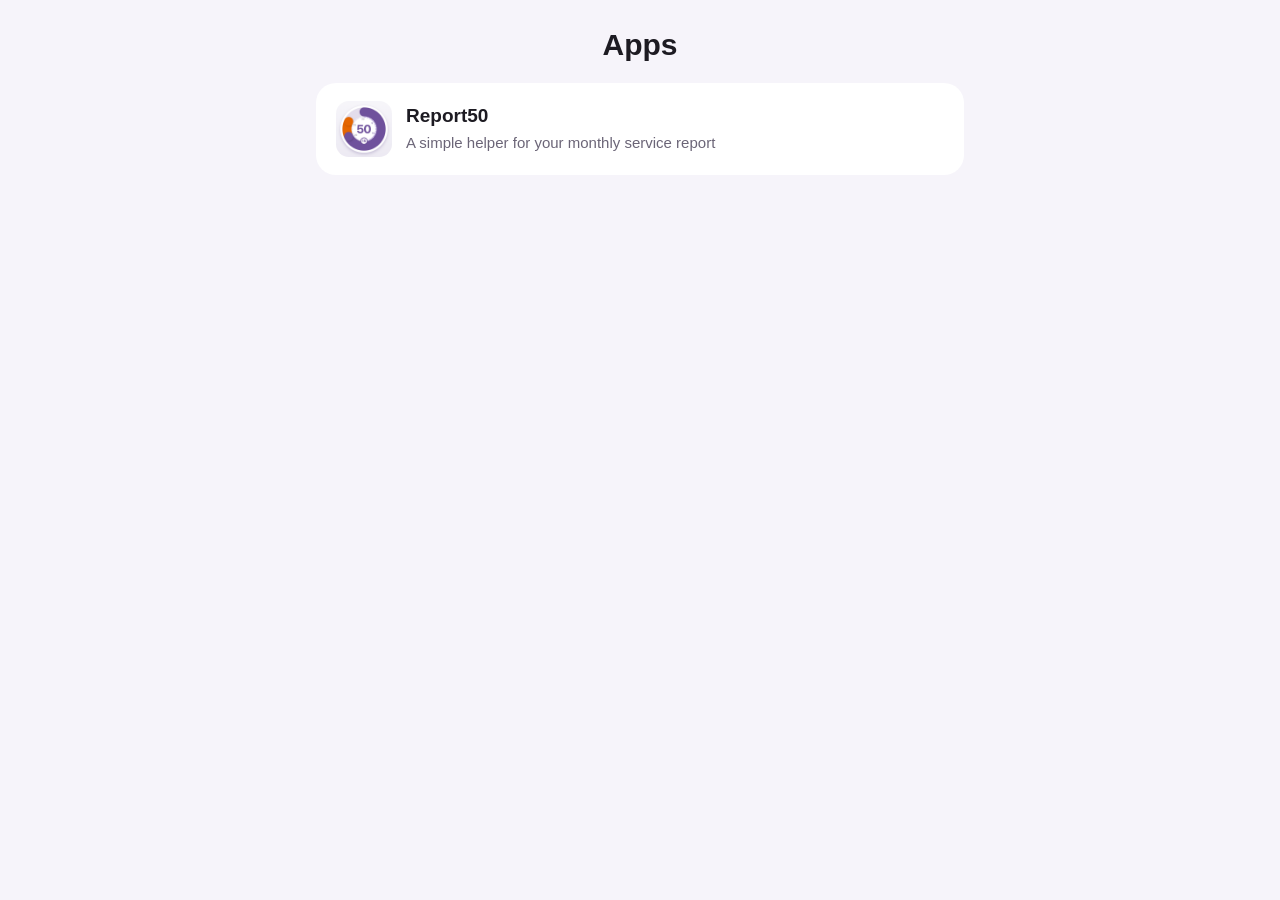
<file: index.html>
<!doctype html>
<html lang="en" class="no-js">
<head>
<meta charset="utf-8">
<meta name="viewport" content="width=device-width, initial-scale=1">
<title>Apps</title>
<meta name="title-ru" content="Приложения">
<meta name="title-en" content="Apps">
<meta name="title-pt" content="Apps">
<meta name="title-ro" content="Aplicații">
<link rel="stylesheet" href="assets/site.css">
<script src="assets/lang.js"></script>
</head>
<body>
<main>
<header>
  <h1><span data-l="ru">Приложения</span><span data-l="en">Apps</span><span data-l="pt">Apps</span><span data-l="ro">Aplicații</span></h1>
</header>
<section class="apps">
  <a href="otchet50/" data-keep-lang>
    <img src="otchet50/icon.png" alt="" width="56" height="56">
    <span>
      <b><span data-l="ru">Отчёт50</span><span data-l="en">Report50</span><span data-l="pt">Relatório50</span><span data-l="ro">Raport50</span></b>
      <span class="muted"><span data-l="ru">Помощник для ежемесячного отчёта о служении</span><span data-l="en">A simple helper for your monthly service report</span><span data-l="pt">Um assistente simples para o seu relatório mensal de serviço</span><span data-l="ro">Un ajutor simplu pentru raportul lunar de serviciu</span></span>
    </span>
  </a>
</section>
</main>
</body>
</html>
</file>
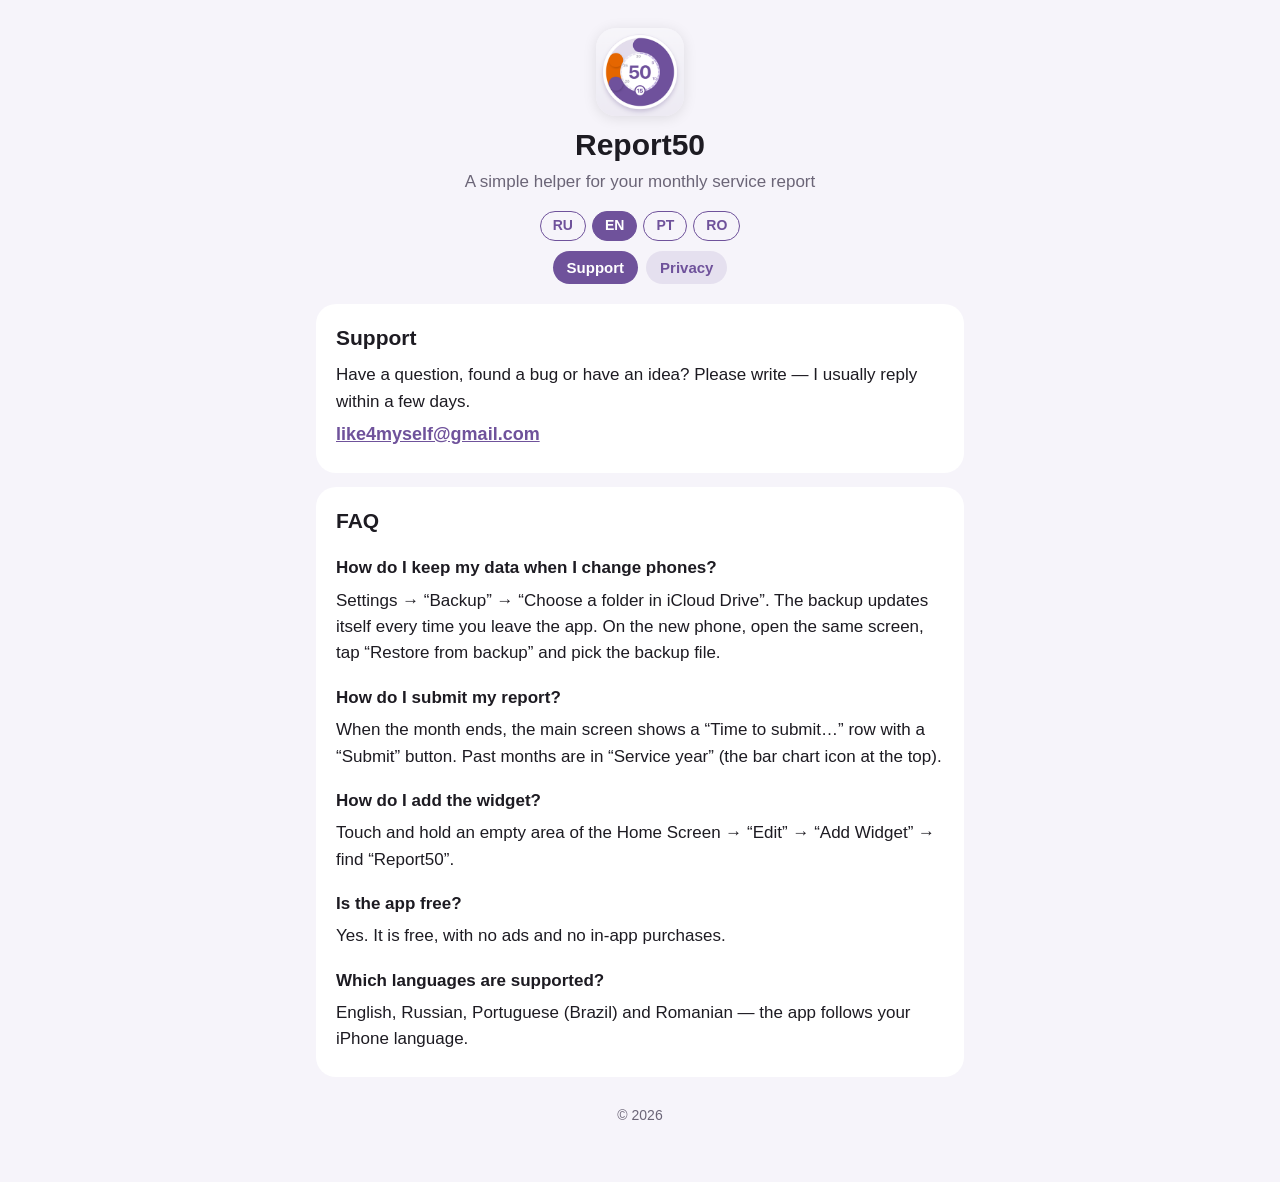
<file: otchet50/index.html>
<!doctype html>
<html lang="ru" class="no-js">
<head>
<meta charset="utf-8">
<meta name="viewport" content="width=device-width, initial-scale=1">
<title>Отчёт50 — поддержка</title>
<meta name="title-ru" content="Отчёт50 — поддержка">
<meta name="title-en" content="Report50 — Support">
<meta name="title-pt" content="Relatório50 — Suporte">
<meta name="title-ro" content="Raport50 — Asistență">
<meta name="description" content="Отчёт50 / Report50 — support and FAQ.">
<link rel="icon" href="icon.png">
<link rel="apple-touch-icon" href="icon.png">
<link rel="stylesheet" href="../assets/site.css">
<script src="../assets/lang.js"></script>
</head>
<body>
<main>
<header>
  <img class="icon" src="icon.png" alt="" width="88" height="88">
  <h1><span data-l="ru">Отчёт50</span><span data-l="en">Report50</span><span data-l="pt">Relatório50</span><span data-l="ro">Raport50</span></h1>
  <p class="lead">
    <span data-l="ru">Помощник для ежемесячного отчёта о служении</span>
    <span data-l="en">A simple helper for your monthly service report</span>
    <span data-l="pt">Um assistente simples para o seu relatório mensal de serviço</span>
    <span data-l="ro">Un ajutor simplu pentru raportul lunar de serviciu</span>
  </p>
  <div class="langs" role="group" aria-label="Language">
    <button type="button" data-set="ru">RU</button>
    <button type="button" data-set="en">EN</button>
    <button type="button" data-set="pt">PT</button>
    <button type="button" data-set="ro">RO</button>
  </div>
  <nav class="tabs">
    <a href="./" aria-current="page" data-keep-lang><span data-l="ru">Поддержка</span><span data-l="en">Support</span><span data-l="pt">Suporte</span><span data-l="ro">Asistență</span></a>
    <a href="privacy.html" data-keep-lang><span data-l="ru">Конфиденциальность</span><span data-l="en">Privacy</span><span data-l="pt">Privacidade</span><span data-l="ro">Confidențialitate</span></a>
  </nav>
</header>

<!-- Русский -->
<div data-l="ru">
<section>
  <h2>Поддержка</h2>
  <p>Есть вопрос, нашли ошибку или хотите предложить идею? Напишите — постараюсь ответить в течение нескольких дней.</p>
  <p class="mail"><a href="mailto:like4myself@gmail.com">like4myself@gmail.com</a></p>
</section>
<section>
  <h2>Частые вопросы</h2>
  <h3>Как не потерять данные при смене телефона?</h3>
  <p>Настройки → «Резервная копия» → «Выбрать папку в iCloud Drive». Копия будет обновляться сама каждый раз, когда вы выходите из приложения. На новом телефоне откройте там же «Восстановить из копии» и выберите файл копии.</p>
  <h3>Как сдать отчёт?</h3>
  <p>Когда месяц закончится, на главном экране появится строка «Пора сдать…» с кнопкой «Сдать». Прошлые месяцы — в «Служебном годе» (значок со столбиками вверху экрана).</p>
  <h3>Как добавить виджет?</h3>
  <p>Нажмите и подержите пустое место на экране «Домой» → «Изменить» → «Добавить виджет» → найдите «Отчёт50».</p>
  <h3>Приложение платное?</h3>
  <p>Нет. Приложение бесплатное, без рекламы и без покупок внутри.</p>
  <h3>На каких языках работает приложение?</h3>
  <p>Русский, English, Português (Brasil) и Română — язык выбирается сам по настройкам iPhone.</p>
</section>
</div>

<!-- English -->
<div data-l="en">
<section>
  <h2>Support</h2>
  <p>Have a question, found a bug or have an idea? Please write — I usually reply within a few days.</p>
  <p class="mail"><a href="mailto:like4myself@gmail.com">like4myself@gmail.com</a></p>
</section>
<section>
  <h2>FAQ</h2>
  <h3>How do I keep my data when I change phones?</h3>
  <p>Settings → “Backup” → “Choose a folder in iCloud Drive”. The backup updates itself every time you leave the app. On the new phone, open the same screen, tap “Restore from backup” and pick the backup file.</p>
  <h3>How do I submit my report?</h3>
  <p>When the month ends, the main screen shows a “Time to submit…” row with a “Submit” button. Past months are in “Service year” (the bar chart icon at the top).</p>
  <h3>How do I add the widget?</h3>
  <p>Touch and hold an empty area of the Home Screen → “Edit” → “Add Widget” → find “Report50”.</p>
  <h3>Is the app free?</h3>
  <p>Yes. It is free, with no ads and no in-app purchases.</p>
  <h3>Which languages are supported?</h3>
  <p>English, Russian, Portuguese (Brazil) and Romanian — the app follows your iPhone language.</p>
</section>
</div>

<!-- Português (Brasil) -->
<div data-l="pt">
<section>
  <h2>Suporte</h2>
  <p>Tem uma dúvida, encontrou um erro ou tem uma ideia? Escreva para mim — normalmente respondo em poucos dias.</p>
  <p class="mail"><a href="mailto:like4myself@gmail.com">like4myself@gmail.com</a></p>
</section>
<section>
  <h2>Perguntas frequentes</h2>
  <h3>Como não perder os dados ao trocar de celular?</h3>
  <p>Ajustes → “Backup” → “Escolher pasta no iCloud Drive”. O backup é atualizado sozinho sempre que você sai do app. No celular novo, abra a mesma tela, toque em “Restaurar do backup” e escolha o arquivo.</p>
  <h3>Como envio o relatório?</h3>
  <p>Quando o mês termina, a tela principal mostra a linha “Hora de enviar…” com o botão “Enviar”. Os meses anteriores ficam em “Ano de serviço” (o ícone de barras no alto da tela).</p>
  <h3>Como adiciono o widget?</h3>
  <p>Toque e segure uma área vazia da Tela de Início → “Editar” → “Adicionar Widget” → procure “Relatório50”.</p>
  <h3>O app é pago?</h3>
  <p>Não. É gratuito, sem anúncios e sem compras dentro do app.</p>
  <h3>Quais idiomas o app tem?</h3>
  <p>Português (Brasil), English, русский e română — o app segue o idioma do seu iPhone.</p>
</section>
</div>

<!-- Română -->
<div data-l="ro">
<section>
  <h2>Asistență</h2>
  <p>Ai o întrebare, ai găsit o eroare sau ai o idee? Scrie-mi — de obicei răspund în câteva zile.</p>
  <p class="mail"><a href="mailto:like4myself@gmail.com">like4myself@gmail.com</a></p>
</section>
<section>
  <h2>Întrebări frecvente</h2>
  <h3>Cum îmi păstrez datele când schimb telefonul?</h3>
  <p>Configurări → „Copie de rezervă” → „Alege un dosar în iCloud Drive”. Copia se actualizează singură de fiecare dată când ieși din aplicație. Pe telefonul nou deschide același ecran, apasă „Restaurează din copie” și alege fișierul copiei.</p>
  <h3>Cum trimit raportul?</h3>
  <p>Când se termină luna, pe ecranul principal apare rândul „E timpul să trimiți…” cu butonul „Trimite”. Lunile trecute sunt în „Anul de serviciu” (pictograma cu bare din partea de sus).</p>
  <h3>Cum adaug widgetul?</h3>
  <p>Ține apăsat pe un loc gol de pe ecranul principal → „Editează” → „Adaugă widget” → caută „Raport50”.</p>
  <h3>Aplicația costă bani?</h3>
  <p>Nu. Este gratuită, fără reclame și fără achiziții în aplicație.</p>
  <h3>Ce limbi are aplicația?</h3>
  <p>Română, English, русский și português (Brasil) — aplicația folosește limba iPhone-ului.</p>
</section>
</div>

<footer>© 2026</footer>
</main>
</body>
</html>
</file>
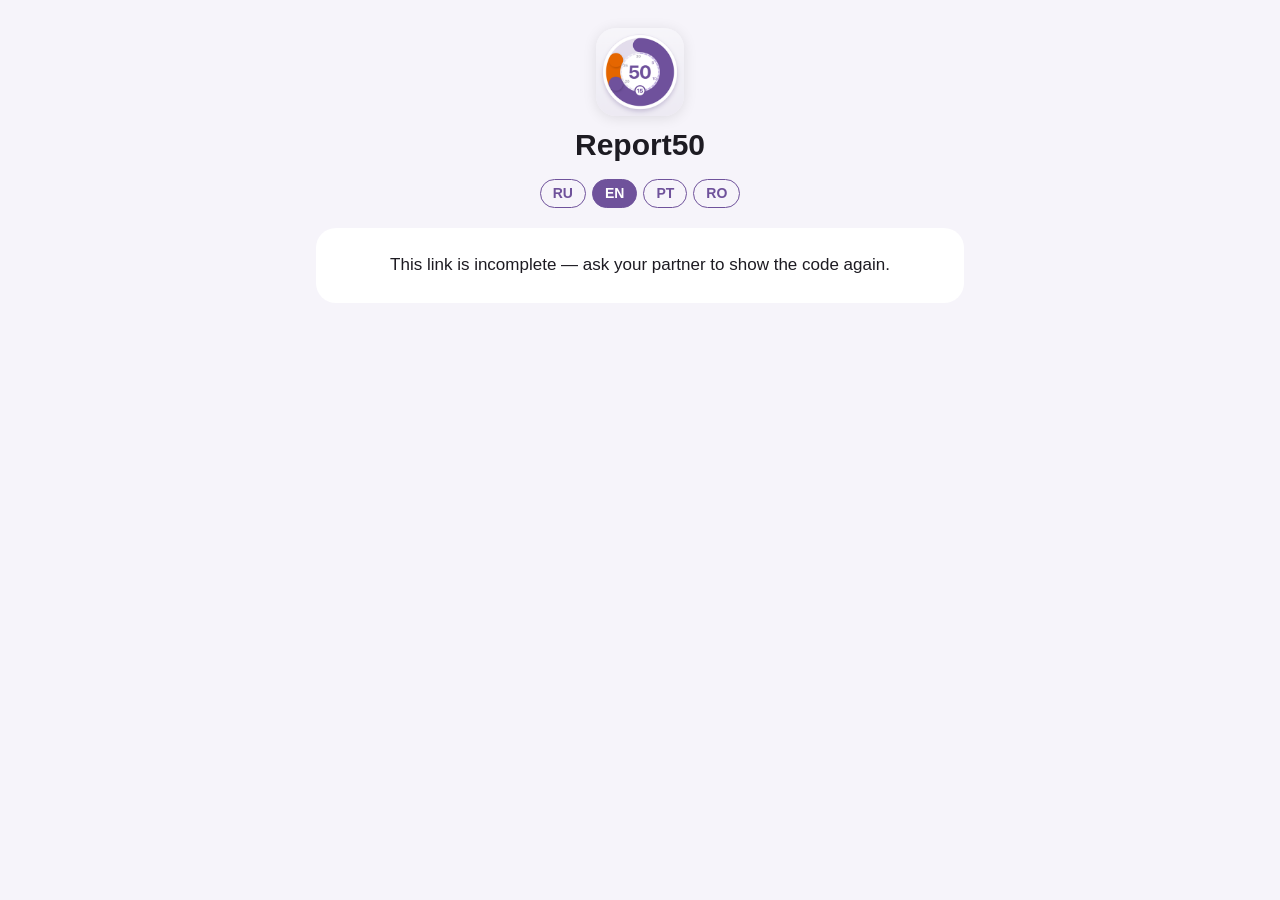
<file: otchet50/add/index.html>
<!doctype html>
<html lang="ru" class="no-js">
<head>
<meta charset="utf-8">
<meta name="viewport" content="width=device-width, initial-scale=1">
<meta name="robots" content="noindex">
<title>Отчёт50 — встреча</title>
<meta name="title-ru" content="Отчёт50 — встреча">
<meta name="title-en" content="Report50 — Meeting">
<meta name="title-pt" content="Relatório50 — Saída">
<meta name="title-ro" content="Raport50 — Întâlnire">
<link rel="icon" href="../icon.png">
<link rel="apple-touch-icon" href="../icon.png">
<link rel="stylesheet" href="../../assets/site.css">
<script src="../../assets/lang.js"></script>
<style>
  .meet { text-align: center; padding: 24px 20px; }
  .meet .from { color: var(--muted); margin: 0 0 6px; }
  .meet .title { font-size: 24px; font-weight: 700; margin: 0; line-height: 1.25; }
  .meet .when { font-size: 19px; margin: 8px 0 0; }
  .meet .where { color: var(--muted); margin: 4px 0 0; }
  .btn { display: block; width: 100%; font: inherit; font-weight: 600; text-align: center; text-decoration: none;
         border-radius: 14px; padding: 14px 16px; margin: 10px 0 0; cursor: pointer; border: 0; }
  .btn.main { background: var(--accent); color: var(--card); }
  .btn.alt { background: var(--accent-soft); color: var(--accent); }
  .bad { text-align: center; }
  [hidden] { display: none !important; }
</style>
</head>
<body>
<main>
<header>
  <img class="icon" src="../icon.png" alt="" width="88" height="88">
  <h1><span data-l="ru">Отчёт50</span><span data-l="en">Report50</span><span data-l="pt">Relatório50</span><span data-l="ro">Raport50</span></h1>
  <div class="langs" role="group" aria-label="Language">
    <button type="button" data-set="ru">RU</button>
    <button type="button" data-set="en">EN</button>
    <button type="button" data-set="pt">PT</button>
    <button type="button" data-set="ro">RO</button>
  </div>
</header>

<section class="meet" id="meet" hidden>
  <p class="from" id="from"></p>
  <p class="title" id="title"></p>
  <p class="when" id="when"></p>
  <p class="where" id="where"></p>
</section>

<div id="actions" hidden>
  <a class="btn main" id="ics" href="#">
    <span data-l="ru">Добавить в Календарь</span><span data-l="en">Add to Calendar</span><span data-l="pt">Adicionar ao Calendário</span><span data-l="ro">Adaugă în Calendar</span>
  </a>
  <a class="btn alt" id="google" target="_blank" rel="noopener">
    <span data-l="ru">Google Календарь</span><span data-l="en">Google Calendar</span><span data-l="pt">Google Agenda</span><span data-l="ro">Google Calendar</span>
  </a>
  <p class="muted" id="inapp" hidden style="text-align:center; margin-top:12px">
    <span data-l="ru">Кнопка не сработала? Откройте эту страницу в Safari: меню ⋯ или ↗ → «Открыть в Safari».</span>
    <span data-l="en">Button didn’t work? Open this page in Safari: the ⋯ or ↗ menu → “Open in Safari”.</span>
    <span data-l="pt">O botão não funcionou? Abra esta página no Safari: menu ⋯ ou ↗ → “Abrir no Safari”.</span>
    <span data-l="ro">Butonul nu a mers? Deschide pagina în Safari: meniul ⋯ sau ↗ → „Deschide în Safari”.</span>
  </p>
  <p class="muted" style="text-align:center; margin-top:16px">
    <span data-l="ru">С приложением Отчёт50 встреча сразу добавится в ваш план недели — просто наведите камеру на код ещё раз.</span>
    <span data-l="en">With the Report50 app, the meeting goes straight into your week plan — just scan the code again.</span>
    <span data-l="pt">Com o app Relatório50, a saída entra direto no seu plano da semana — é só ler o código de novo.</span>
    <span data-l="ro">Cu aplicația Raport50, întâlnirea intră direct în planul săptămânii — scanează din nou codul.</span>
  </p>
  <p style="text-align:center"><a href="../" data-keep-lang>
    <span data-l="ru">Об Отчёт50</span><span data-l="en">About Report50</span><span data-l="pt">Sobre o Relatório50</span><span data-l="ro">Despre Raport50</span>
  </a></p>
</div>

<section class="bad" id="bad" hidden>
  <p>
    <span data-l="ru">Ссылка неполная — попросите напарника показать код ещё раз.</span>
    <span data-l="en">This link is incomplete — ask your partner to show the code again.</span>
    <span data-l="pt">O link está incompleto — peça ao seu parceiro para mostrar o código de novo.</span>
    <span data-l="ro">Linkul este incomplet — roagă-ți partenerul să arate codul din nou.</span>
  </p>
</section>
</main>

<script src="meeting.js"></script>
<script>
(function () {
  var FROM = { ru: "{n} приглашает", en: "{n} invites you", pt: "{n} convida você", ro: "{n} te invită" };
  var LOCALE = { ru: "ru-RU", en: "en-US", pt: "pt-BR", ro: "ro-RO" };
  var q = new URLSearchParams(location.search);
  var meeting = Meeting.parse(q);

  function lang() {
    var l = document.documentElement.lang.slice(0, 2);
    return LOCALE[l] ? l : "en";
  }

  // Файл календаря — через service worker (настоящий ответ text/calendar: iPhone сразу предлагает
  // «Добавить в Календарь»). Без него (встроенные браузеры мессенджеров) — скачать файл и подсказать
  // открыть страницу в Safari.
  var swReady = ("serviceWorker" in navigator)
    ? navigator.serviceWorker.register("sw.js").then(function () { return navigator.serviceWorker.ready; })
        .catch(function () { return null; })
    : Promise.resolve(null);

  function openCalendar(e) {
    e.preventDefault();
    swReady.then(function (reg) {
      if (reg && reg.active) {
        var p = new URLSearchParams();
        ["d", "t", "m", "a", "p", "n"].forEach(function (k) { if (q.get(k)) p.set(k, q.get(k)); });
        p.set("l", lang());
        location.href = "meeting.ics?" + p.toString();
      } else {
        document.getElementById("inapp").hidden = false;
        var a = document.createElement("a");
        a.href = URL.createObjectURL(new Blob([Meeting.ics(meeting, lang())], { type: "text/calendar" }));
        a.download = "meeting.ics";
        document.body.appendChild(a);
        a.click();
        a.remove();
        setTimeout(function () { URL.revokeObjectURL(a.href); }, 10000);
      }
    });
  }

  document.addEventListener("DOMContentLoaded", function () {
    if (!meeting) { document.getElementById("bad").hidden = false; return; }

    function render() {
      var l = lang();
      document.getElementById("from").textContent = meeting.name ? FROM[l].replace("{n}", meeting.name) : "";
      document.getElementById("title").textContent = Meeting.title(meeting, l);
      var day = meeting.start.toLocaleDateString(LOCALE[l], { weekday: "short", day: "numeric", month: "long" });
      var time = function (x) { return x.toLocaleTimeString(LOCALE[l], { hour: "2-digit", minute: "2-digit" }); };
      document.getElementById("when").textContent = day + " · " + time(meeting.start) + "–" + time(meeting.end);
      document.getElementById("where").textContent = meeting.place;

      var g = new URL("https://calendar.google.com/calendar/render");
      g.searchParams.set("action", "TEMPLATE");
      g.searchParams.set("text", Meeting.summary(meeting, l));
      g.searchParams.set("dates", Meeting.stamp(meeting.start) + "/" + Meeting.stamp(meeting.end));
      if (meeting.place) g.searchParams.set("location", meeting.place);
      document.getElementById("google").href = g.toString();
    }

    render();
    document.getElementById("ics").addEventListener("click", openCalendar);
    document.getElementById("meet").hidden = false;
    document.getElementById("actions").hidden = false;
    // Без service worker кнопка календаря может не сработать — подсказка про Safari видна сразу.
    swReady.then(function (reg) { if (!reg) document.getElementById("inapp").hidden = false; });
    // Сменили язык кнопкой — перерисовать дату и название.
    document.querySelectorAll(".langs button").forEach(function (b) {
      b.addEventListener("click", function () { setTimeout(render, 0); });
    });
  });
})();
</script>
</body>
</html>
</file>
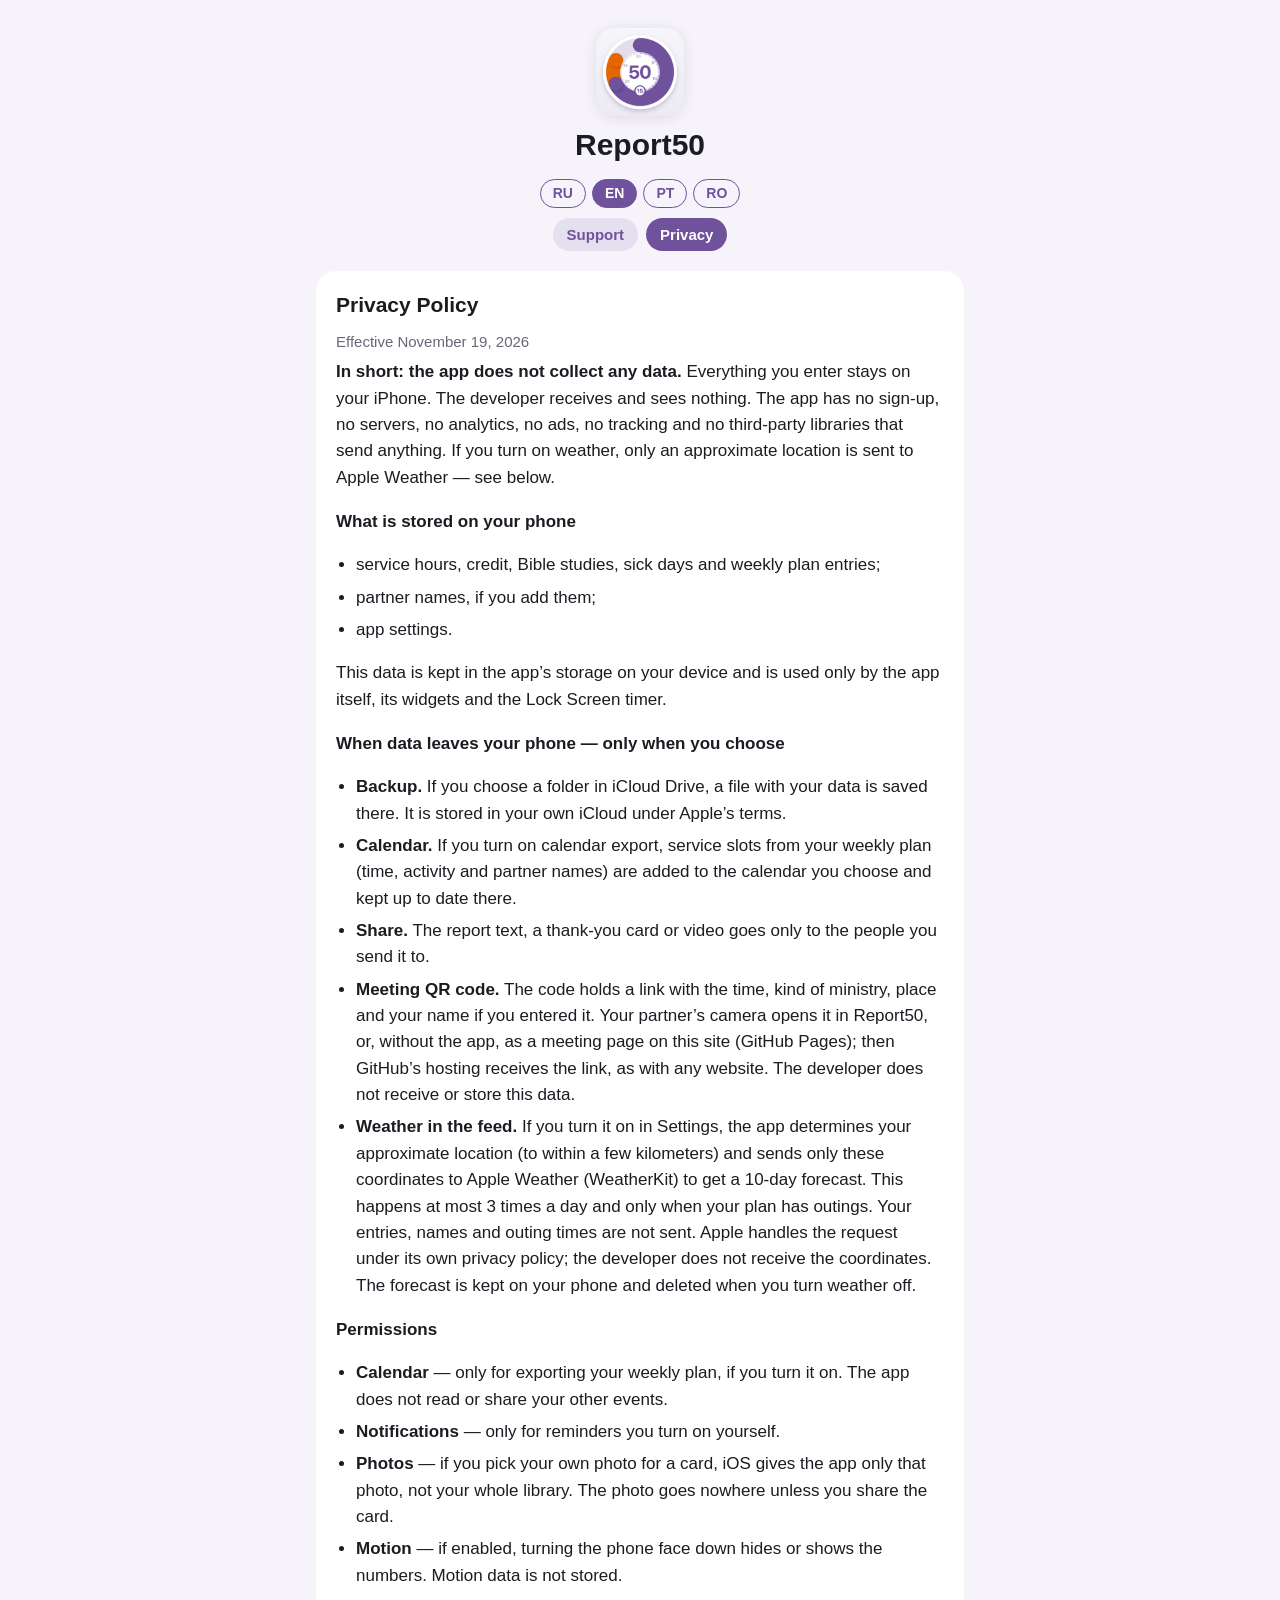
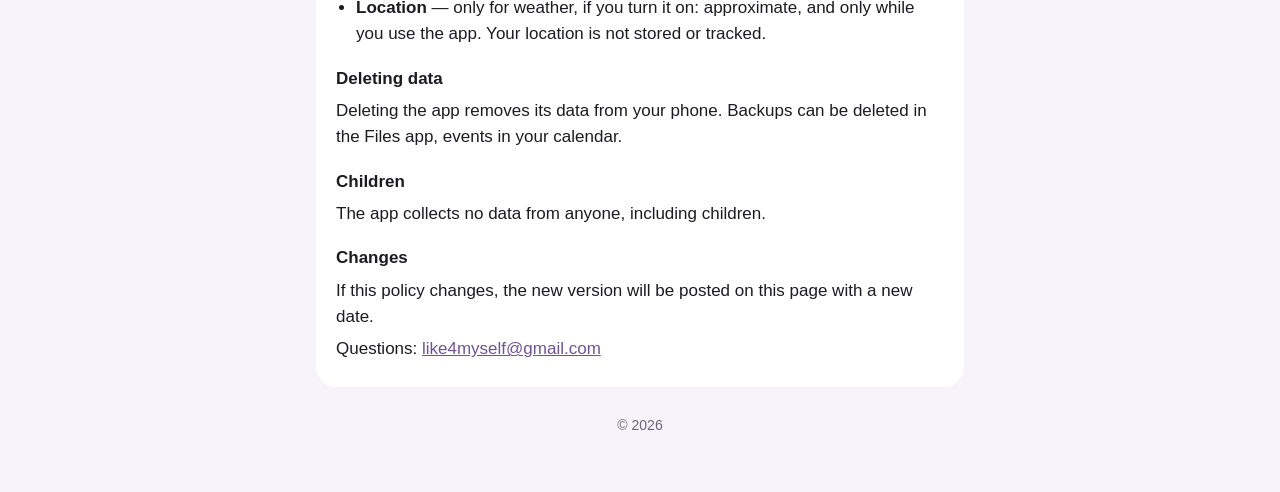
<file: otchet50/privacy.html>
<!doctype html>
<html lang="ru" class="no-js">
<head>
<meta charset="utf-8">
<meta name="viewport" content="width=device-width, initial-scale=1">
<title>Отчёт50 — конфиденциальность</title>
<meta name="title-ru" content="Отчёт50 — политика конфиденциальности">
<meta name="title-en" content="Report50 — Privacy Policy">
<meta name="title-pt" content="Relatório50 — Política de Privacidade">
<meta name="title-ro" content="Raport50 — Politica de confidențialitate">
<meta name="description" content="Отчёт50 / Report50 — privacy policy. The app collects no data.">
<link rel="icon" href="icon.png">
<link rel="apple-touch-icon" href="icon.png">
<link rel="stylesheet" href="../assets/site.css">
<script src="../assets/lang.js"></script>
</head>
<body>
<main>
<header>
  <img class="icon" src="icon.png" alt="" width="88" height="88">
  <h1><span data-l="ru">Отчёт50</span><span data-l="en">Report50</span><span data-l="pt">Relatório50</span><span data-l="ro">Raport50</span></h1>
  <div class="langs" role="group" aria-label="Language">
    <button type="button" data-set="ru">RU</button>
    <button type="button" data-set="en">EN</button>
    <button type="button" data-set="pt">PT</button>
    <button type="button" data-set="ro">RO</button>
  </div>
  <nav class="tabs">
    <a href="./" data-keep-lang><span data-l="ru">Поддержка</span><span data-l="en">Support</span><span data-l="pt">Suporte</span><span data-l="ro">Asistență</span></a>
    <a href="privacy.html" aria-current="page" data-keep-lang><span data-l="ru">Конфиденциальность</span><span data-l="en">Privacy</span><span data-l="pt">Privacidade</span><span data-l="ro">Confidențialitate</span></a>
  </nav>
</header>

<!-- Русский -->
<section data-l="ru">
  <h2>Политика конфиденциальности</h2>
  <p class="muted">Действует с 19 ноября 2026 г.</p>
  <p><b>Коротко: приложение не собирает никаких данных.</b> Всё, что вы вводите, хранится только на вашем iPhone. Разработчик ничего не получает и не видит. В приложении нет регистрации, серверов, аналитики, рекламы, отслеживания и сторонних библиотек, которые бы что-то отправляли. Если вы включите погоду, в Apple Погоду уходит только примерное место — подробнее ниже.</p>

  <h3>Что хранится на телефоне</h3>
  <ul>
    <li>часы служения, кредит, изучения, дни болезни и записи плана недели;</li>
    <li>имена напарников, если вы их записываете;</li>
    <li>настройки приложения.</li>
  </ul>
  <p>Эти данные лежат в памяти приложения на устройстве. Их видят только само приложение, его виджеты и таймер на экране блокировки.</p>

  <h3>Когда данные покидают телефон — только по вашему действию</h3>
  <ul>
    <li><b>Резервная копия.</b> Если вы выберете папку в iCloud Drive, туда сохраняется файл с вашими данными. Он хранится в вашем iCloud по правилам Apple.</li>
    <li><b>Календарь.</b> Если вы включите выгрузку в календарь, окна служения из плана недели (время, вид служения и имена напарников) добавляются в выбранный вами календарь и обновляются там.</li>
    <li><b>«Поделиться».</b> Текст отчёта, открытка или видео благодарности уходят только тем, кому вы сами их отправите.</li>
    <li><b>QR-код встречи.</b> В коде — ссылка: время, вид служения, место и ваше имя, если вы его указали. Камера напарника открывает по ней Отчёт50, а без приложения — страницу встречи на этом сайте (GitHub Pages); тогда ссылку, как при открытии любого сайта, получает хостинг GitHub. Разработчик эти данные не получает и не хранит.</li>
    <li><b>Погода в ленте.</b> Если вы включите её в Настройках, приложение узнаёт примерное место (с точностью до нескольких километров) и отправляет в Apple Погоду (WeatherKit) только эти координаты, чтобы получить прогноз на 10 дней. Это происходит не чаще 3 раз в день и только когда в плане есть выходы. Ваши записи, имена и время выходов не передаются. Запрос обрабатывает Apple по своей политике конфиденциальности; разработчик координаты не получает. Прогноз хранится на телефоне и удаляется, если выключить погоду.</li>
  </ul>

  <h3>Разрешения</h3>
  <ul>
    <li><b>Календарь</b> — только для выгрузки плана недели, если вы её включили. Приложение не читает другие ваши события и не передаёт их.</li>
    <li><b>Уведомления</b> — только для напоминаний, которые вы включили сами.</li>
    <li><b>Фото</b> — если вы выбираете своё фото для открытки, iPhone передаёт приложению только этот снимок, без доступа ко всей галерее. Фото никуда не отправляется, пока вы сами не поделитесь открыткой.</li>
    <li><b>Датчик движения</b> — если включено: переворот телефона экраном вниз скрывает или показывает цифры. Данные датчика не сохраняются.</li>
    <li><b>Геопозиция</b> — только для погоды, если вы её включили: примерное место и только пока вы пользуетесь приложением. Место не сохраняется и не отслеживается.</li>
  </ul>

  <h3>Удаление данных</h3>
  <p>Удалите приложение — данные на телефоне удалятся вместе с ним. Резервную копию можно удалить в приложении «Файлы», события — в календаре.</p>

  <h3>Дети</h3>
  <p>Приложение не собирает данные ни о ком, в том числе о детях.</p>

  <h3>Изменения</h3>
  <p>Если политика изменится, новая версия появится на этой странице с новой датой.</p>
  <p>Вопросы: <a href="mailto:like4myself@gmail.com">like4myself@gmail.com</a></p>
</section>

<!-- English -->
<section data-l="en">
  <h2>Privacy Policy</h2>
  <p class="muted">Effective November 19, 2026</p>
  <p><b>In short: the app does not collect any data.</b> Everything you enter stays on your iPhone. The developer receives and sees nothing. The app has no sign-up, no servers, no analytics, no ads, no tracking and no third-party libraries that send anything. If you turn on weather, only an approximate location is sent to Apple Weather — see below.</p>

  <h3>What is stored on your phone</h3>
  <ul>
    <li>service hours, credit, Bible studies, sick days and weekly plan entries;</li>
    <li>partner names, if you add them;</li>
    <li>app settings.</li>
  </ul>
  <p>This data is kept in the app’s storage on your device and is used only by the app itself, its widgets and the Lock Screen timer.</p>

  <h3>When data leaves your phone — only when you choose</h3>
  <ul>
    <li><b>Backup.</b> If you choose a folder in iCloud Drive, a file with your data is saved there. It is stored in your own iCloud under Apple’s terms.</li>
    <li><b>Calendar.</b> If you turn on calendar export, service slots from your weekly plan (time, activity and partner names) are added to the calendar you choose and kept up to date there.</li>
    <li><b>Share.</b> The report text, a thank-you card or video goes only to the people you send it to.</li>
    <li><b>Meeting QR code.</b> The code holds a link with the time, kind of ministry, place and your name if you entered it. Your partner’s camera opens it in Report50, or, without the app, as a meeting page on this site (GitHub Pages); then GitHub’s hosting receives the link, as with any website. The developer does not receive or store this data.</li>
    <li><b>Weather in the feed.</b> If you turn it on in Settings, the app determines your approximate location (to within a few kilometers) and sends only these coordinates to Apple Weather (WeatherKit) to get a 10-day forecast. This happens at most 3 times a day and only when your plan has outings. Your entries, names and outing times are not sent. Apple handles the request under its own privacy policy; the developer does not receive the coordinates. The forecast is kept on your phone and deleted when you turn weather off.</li>
  </ul>

  <h3>Permissions</h3>
  <ul>
    <li><b>Calendar</b> — only for exporting your weekly plan, if you turn it on. The app does not read or share your other events.</li>
    <li><b>Notifications</b> — only for reminders you turn on yourself.</li>
    <li><b>Photos</b> — if you pick your own photo for a card, iOS gives the app only that photo, not your whole library. The photo goes nowhere unless you share the card.</li>
    <li><b>Motion</b> — if enabled, turning the phone face down hides or shows the numbers. Motion data is not stored.</li>
    <li><b>Location</b> — only for weather, if you turn it on: approximate, and only while you use the app. Your location is not stored or tracked.</li>
  </ul>

  <h3>Deleting data</h3>
  <p>Deleting the app removes its data from your phone. Backups can be deleted in the Files app, events in your calendar.</p>

  <h3>Children</h3>
  <p>The app collects no data from anyone, including children.</p>

  <h3>Changes</h3>
  <p>If this policy changes, the new version will be posted on this page with a new date.</p>
  <p>Questions: <a href="mailto:like4myself@gmail.com">like4myself@gmail.com</a></p>
</section>

<!-- Português (Brasil) -->
<section data-l="pt">
  <h2>Política de Privacidade</h2>
  <p class="muted">Em vigor desde 19 de novembro de 2026</p>
  <p><b>Resumindo: o app não coleta nenhum dado.</b> Tudo o que você digita fica só no seu iPhone. O desenvolvedor não recebe nem vê nada. O app não tem cadastro, servidores, análises, anúncios, rastreamento nem bibliotecas de terceiros que enviem algo. Se você ativar o clima, só uma localização aproximada é enviada ao serviço de clima da Apple — veja abaixo.</p>

  <h3>O que fica guardado no celular</h3>
  <ul>
    <li>horas de serviço, crédito, estudos bíblicos, dias de doença e o plano da semana;</li>
    <li>nomes de parceiros, se você os adicionar;</li>
    <li>ajustes do app.</li>
  </ul>
  <p>Esses dados ficam no armazenamento do app no aparelho e são usados apenas pelo próprio app, pelos widgets e pelo cronômetro na Tela Bloqueada.</p>

  <h3>Quando os dados saem do celular — só quando você decide</h3>
  <ul>
    <li><b>Backup.</b> Se você escolher uma pasta no iCloud Drive, um arquivo com seus dados é salvo nela. Ele fica no seu próprio iCloud, conforme os termos da Apple.</li>
    <li><b>Calendário.</b> Se você ativar a exportação, os horários de serviço do plano da semana (hora, atividade e nomes dos parceiros) são adicionados ao calendário que você escolher e atualizados lá.</li>
    <li><b>Compartilhar.</b> O texto do relatório, um cartão ou vídeo de agradecimento vai só para quem você mesmo enviar.</li>
    <li><b>QR code do encontro.</b> O código contém um link com o horário, o tipo de serviço, o local e o seu nome, se você o informou. A câmera do parceiro abre o link no Relatório50 ou, sem o app, como uma página do encontro neste site (GitHub Pages); nesse caso a hospedagem do GitHub recebe o link, como em qualquer site. O desenvolvedor não recebe nem guarda esses dados.</li>
    <li><b>Clima no feed.</b> Se você ativar nos Ajustes, o app identifica sua localização aproximada (com precisão de alguns quilômetros) e envia só essas coordenadas ao serviço de clima da Apple (WeatherKit) para obter a previsão de 10 dias. Isso acontece no máximo 3 vezes por dia e só quando há saídas no plano. Seus registros, nomes e horários das saídas não são enviados. A Apple trata a solicitação conforme a própria política de privacidade; o desenvolvedor não recebe as coordenadas. A previsão fica no celular e é apagada se você desativar o clima.</li>
  </ul>

  <h3>Permissões</h3>
  <ul>
    <li><b>Calendário</b> — só para exportar o plano da semana, se você ativar. O app não lê nem compartilha seus outros eventos.</li>
    <li><b>Notificações</b> — só para os lembretes que você mesmo ativar.</li>
    <li><b>Fotos</b> — se você escolher uma foto sua para o cartão, o iOS entrega ao app só essa foto, sem acesso à galeria inteira. A foto não vai para lugar nenhum, a menos que você compartilhe o cartão.</li>
    <li><b>Movimento</b> — se ativado, virar o celular com a tela para baixo oculta ou mostra os números. Os dados do sensor não são guardados.</li>
    <li><b>Localização</b> — só para o clima, se você ativar: aproximada e só enquanto você usa o app. Sua localização não é guardada nem rastreada.</li>
  </ul>

  <h3>Como apagar os dados</h3>
  <p>Ao apagar o app, os dados dele são removidos do celular. O backup pode ser apagado no app Arquivos, e os eventos, no calendário.</p>

  <h3>Crianças</h3>
  <p>O app não coleta dados de ninguém, inclusive de crianças.</p>

  <h3>Alterações</h3>
  <p>Se esta política mudar, a nova versão será publicada nesta página com uma nova data.</p>
  <p>Dúvidas: <a href="mailto:like4myself@gmail.com">like4myself@gmail.com</a></p>
</section>

<!-- Română -->
<section data-l="ro">
  <h2>Politica de confidențialitate</h2>
  <p class="muted">În vigoare din 19 noiembrie 2026</p>
  <p><b>Pe scurt: aplicația nu colectează niciun fel de date.</b> Tot ce introduci rămâne doar pe iPhone-ul tău. Dezvoltatorul nu primește și nu vede nimic. Aplicația nu are înregistrare, servere, analize, reclame, urmărire sau biblioteci terțe care să trimită ceva. Dacă activezi vremea, doar o locație aproximativă este trimisă serviciului meteo Apple — vezi mai jos.</p>

  <h3>Ce se păstrează pe telefon</h3>
  <ul>
    <li>orele de serviciu, creditul, studiile biblice, zilele de boală și planul săptămânii;</li>
    <li>numele partenerilor, dacă le adaugi;</li>
    <li>setările aplicației.</li>
  </ul>
  <p>Aceste date sunt păstrate în spațiul aplicației de pe dispozitiv și sunt folosite doar de aplicație, de widgeturile ei și de cronometrul de pe ecranul de blocare.</p>

  <h3>Când datele părăsesc telefonul — doar când alegi tu</h3>
  <ul>
    <li><b>Copie de rezervă.</b> Dacă alegi un dosar în iCloud Drive, acolo se salvează un fișier cu datele tale. El rămâne în propriul tău iCloud, conform condițiilor Apple.</li>
    <li><b>Calendar.</b> Dacă activezi exportul în calendar, intervalele de serviciu din planul săptămânii (ora, activitatea și numele partenerilor) sunt adăugate în calendarul ales de tine și actualizate acolo.</li>
    <li><b>Partajare.</b> Textul raportului, o felicitare sau un video de mulțumire ajunge doar la cei cărora le trimiți tu.</li>
    <li><b>Codul QR al întâlnirii.</b> Codul conține un link cu ora, felul serviciului, locul și numele tău, dacă l-ai scris. Camera partenerului îl deschide în Raport50 sau, fără aplicație, ca pagină a întâlnirii pe acest site (GitHub Pages); atunci găzduirea GitHub primește linkul, ca la orice site. Dezvoltatorul nu primește și nu păstrează aceste date.</li>
    <li><b>Vremea în listă.</b> Dacă o activezi în Setări, aplicația află locația ta aproximativă (cu o precizie de câțiva kilometri) și trimite doar aceste coordonate serviciului meteo Apple (WeatherKit), ca să primească prognoza pe 10 zile. Asta se întâmplă de cel mult 3 ori pe zi și doar când ai ieșiri în plan. Înregistrările, numele și orele ieșirilor nu sunt trimise. Apple tratează cererea conform propriei politici de confidențialitate; dezvoltatorul nu primește coordonatele. Prognoza rămâne pe telefon și se șterge dacă dezactivezi vremea.</li>
  </ul>

  <h3>Permisiuni</h3>
  <ul>
    <li><b>Calendar</b> — doar pentru exportul planului săptămânii, dacă îl activezi. Aplicația nu citește și nu partajează celelalte evenimente.</li>
    <li><b>Notificări</b> — doar pentru mementourile pe care le activezi tu.</li>
    <li><b>Poze</b> — dacă alegi o poză proprie pentru felicitare, iOS îi dă aplicației doar acea poză, nu toată galeria. Poza nu pleacă nicăieri, decât dacă partajezi felicitarea.</li>
    <li><b>Senzor de mișcare</b> — dacă este activat, întoarcerea telefonului cu ecranul în jos ascunde sau arată cifrele. Datele senzorului nu se păstrează.</li>
    <li><b>Localizare</b> — doar pentru vreme, dacă o activezi: aproximativă și doar cât folosești aplicația. Locația nu se păstrează și nu este urmărită.</li>
  </ul>

  <h3>Ștergerea datelor</h3>
  <p>Dacă ștergi aplicația, datele ei sunt șterse de pe telefon. Copia de rezervă se poate șterge din aplicația Fișiere, iar evenimentele din calendar.</p>

  <h3>Copii</h3>
  <p>Aplicația nu colectează date de la nimeni, inclusiv de la copii.</p>

  <h3>Modificări</h3>
  <p>Dacă politica se schimbă, noua versiune va fi publicată pe această pagină, cu o dată nouă.</p>
  <p>Întrebări: <a href="mailto:like4myself@gmail.com">like4myself@gmail.com</a></p>
</section>

<footer>© 2026</footer>
</main>
</body>
</html>
</file>
<file: assets/site.css>
:root {
  --bg: #f6f4fa; --card: #ffffff; --ink: #1d1b22; --muted: #6b6577;
  --accent: #6f529b; --accent-soft: rgba(111, 82, 155, .12); --orange: #e46602;
  color-scheme: light dark;
}
@media (prefers-color-scheme: dark) {
  :root { --bg: #141218; --card: #1f1c25; --ink: #f1eef6; --muted: #a59fb1;
          --accent: #b49ae0; --accent-soft: rgba(180, 154, 224, .14); }
}
* { box-sizing: border-box; }
html { -webkit-text-size-adjust: 100%; }
body { margin: 0; background: var(--bg); color: var(--ink);
       font: 17px/1.55 -apple-system, BlinkMacSystemFont, "Segoe UI", Roboto, sans-serif; }
main { max-width: 680px; margin: 0 auto; padding: 28px 16px 56px; }
header { text-align: center; margin-bottom: 20px; }
.icon { width: 88px; height: 88px; border-radius: 20px; display: block; margin: 0 auto 12px;
        box-shadow: 0 2px 14px rgba(0, 0, 0, .10); }
h1 { font-size: 30px; line-height: 1.15; margin: 0; }
.lead { color: var(--muted); margin: 6px 0 0; }
.langs { display: flex; gap: 6px; justify-content: center; margin: 16px 0 4px; }
.langs button { font: inherit; font-size: 14px; font-weight: 600; color: var(--accent);
                background: none; border: 1px solid var(--accent); border-radius: 99px;
                padding: 3px 12px; cursor: pointer; }
.langs button[aria-pressed="true"] { background: var(--accent); color: var(--card); }
.no-js .langs { display: none; }
.tabs { display: flex; gap: 8px; justify-content: center; flex-wrap: wrap; margin-top: 10px; }
.tabs a { color: var(--accent); text-decoration: none; background: var(--accent-soft);
          border-radius: 99px; padding: 5px 14px; font-size: 15px; font-weight: 600; }
.tabs a[aria-current="page"] { background: var(--accent); color: var(--card); }
section { background: var(--card); border-radius: 20px; padding: 18px 20px; margin: 14px 0; }
h2 { font-size: 21px; margin: 0 0 8px; }
h3 { font-size: 17px; margin: 18px 0 4px; }
p, li { margin: 6px 0; }
ul { padding-left: 20px; }
a { color: var(--accent); }
.mail { font-weight: 600; font-size: 18px; word-break: break-all; }
.muted { color: var(--muted); font-size: 15px; }
.apps a { display: flex; align-items: center; gap: 14px; text-decoration: none; color: var(--ink); }
.apps img { width: 56px; height: 56px; border-radius: 13px; }
.apps b { display: block; font-size: 19px; }
footer { text-align: center; color: var(--muted); font-size: 14px; margin-top: 28px; }
/* Языки: со скриптом видна только выбранная версия, без него — все подряд. */
.js [data-l] { display: none; }
.js [data-l].on { display: block; }
.js span[data-l].on { display: inline; }
</file>
